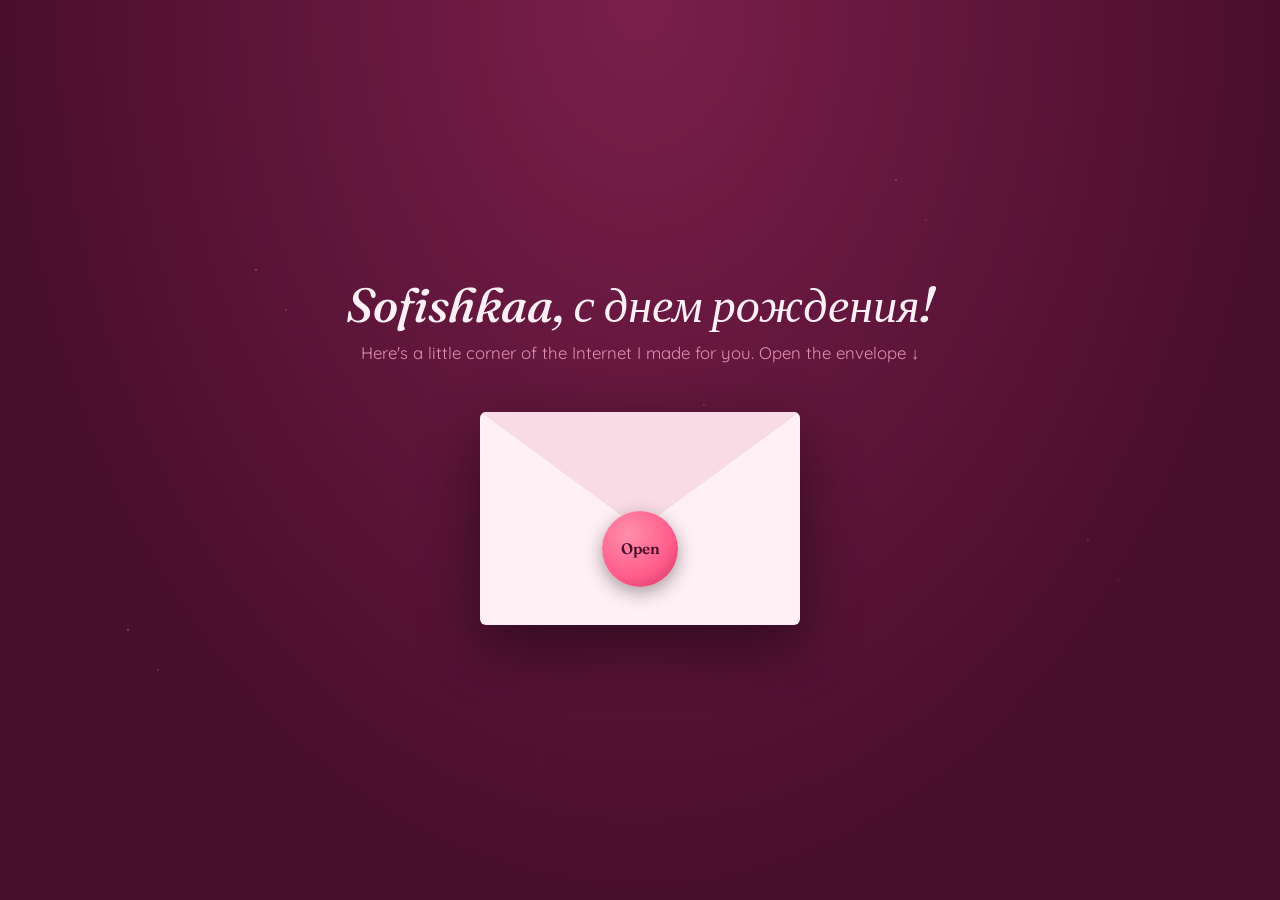
<file: index.html>
<!DOCTYPE html>
<html lang="en">
<head>
<meta charset="UTF-8">
<meta name="viewport" content="width=device-width, initial-scale=1.0">
<title>Happy Birthday</title>
<link rel="stylesheet" href="style.css">
</head>
<body>

<div class="sky">
  <!-- EDIT HERE: change the name and message -->
  <h1 class="headline">Sofishkaa, с днем ​​рождения!</h1>
  <p class="subline">Here's a little corner of the Internet I made for you. Open the envelope &darr;</p>

  <div class="envelope">
    <div class="envelope-body"></div>
    <div class="envelope-flap"></div>
    <!-- EDIT HERE: this button's text can say whatever you like -->
    <a href="open-now.html" class="wax-seal">Open</a>
  </div>
</div>

</body>
</html>
</file>
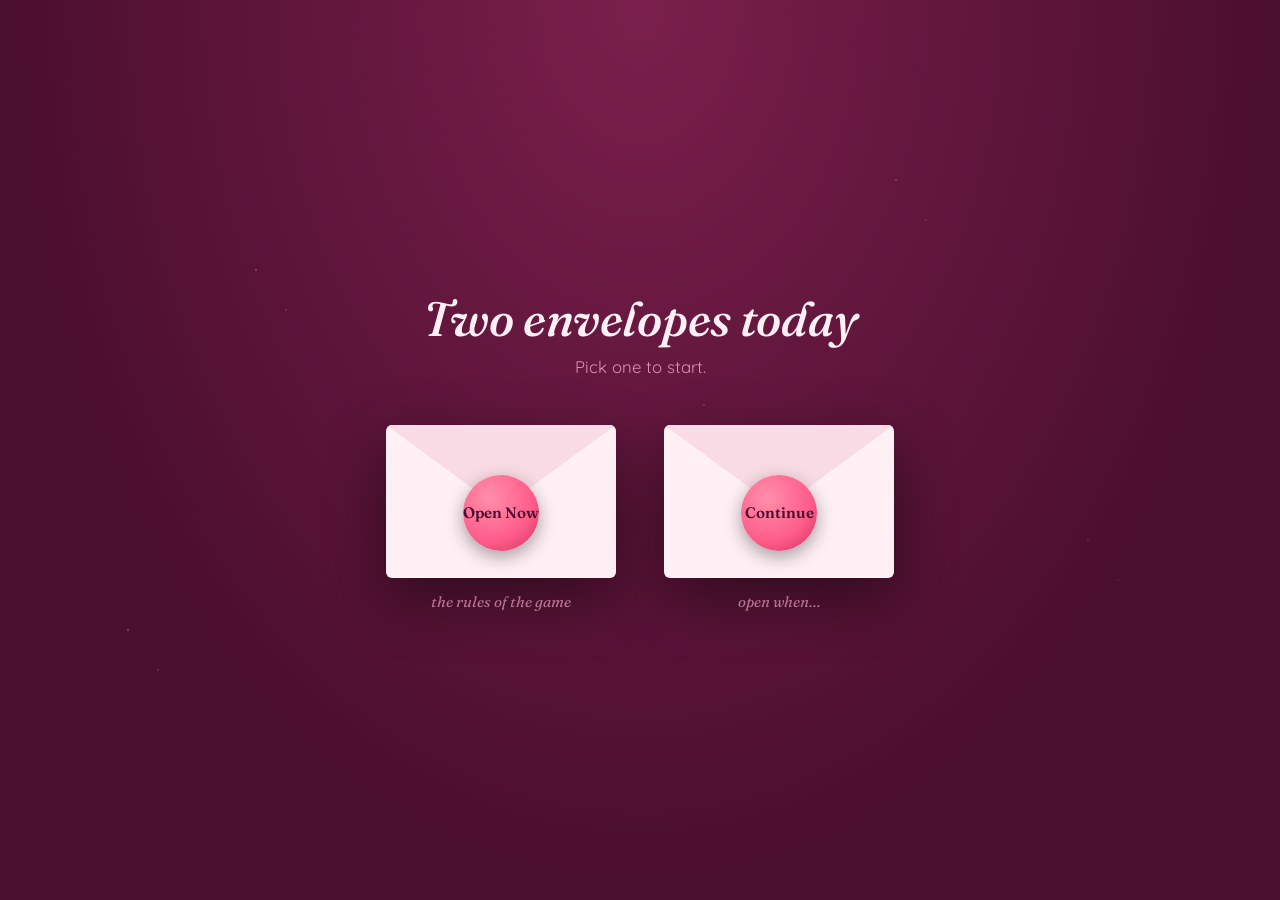
<file: open-now.html>
<!DOCTYPE html>
<html lang="en">
<head>
<meta charset="UTF-8">
<meta name="viewport" content="width=device-width, initial-scale=1.0">
<title>Open Now</title>
<link rel="stylesheet" href="style.css">
</head>
<body>

<div class="sky">
  <h1 class="headline">Two envelopes today</h1>
  <p class="subline">Pick one to start.</p>

  <div class="envelope-row">

    <div class="envelope-choice">
      <div class="envelope">
        <div class="envelope-body"></div>
        <div class="envelope-flap"></div>
        <!-- EDIT HERE: this leads to the rules page -->
        <a href="rules.html" class="wax-seal">Open Now</a>
      </div>
      <p class="envelope-caption">the rules of the game</p>
    </div>

    <div class="envelope-choice">
      <div class="envelope">
        <div class="envelope-body"></div>
        <div class="envelope-flap"></div>
        <!-- EDIT HERE: this leads to your "open when..." page —
             change the button text to whatever you like -->
        <a href="open-when.html" class="wax-seal">Continue</a>
      </div>
      <p class="envelope-caption">open when...</p>
    </div>

  </div>
</div>

</body>
</html>
</file>
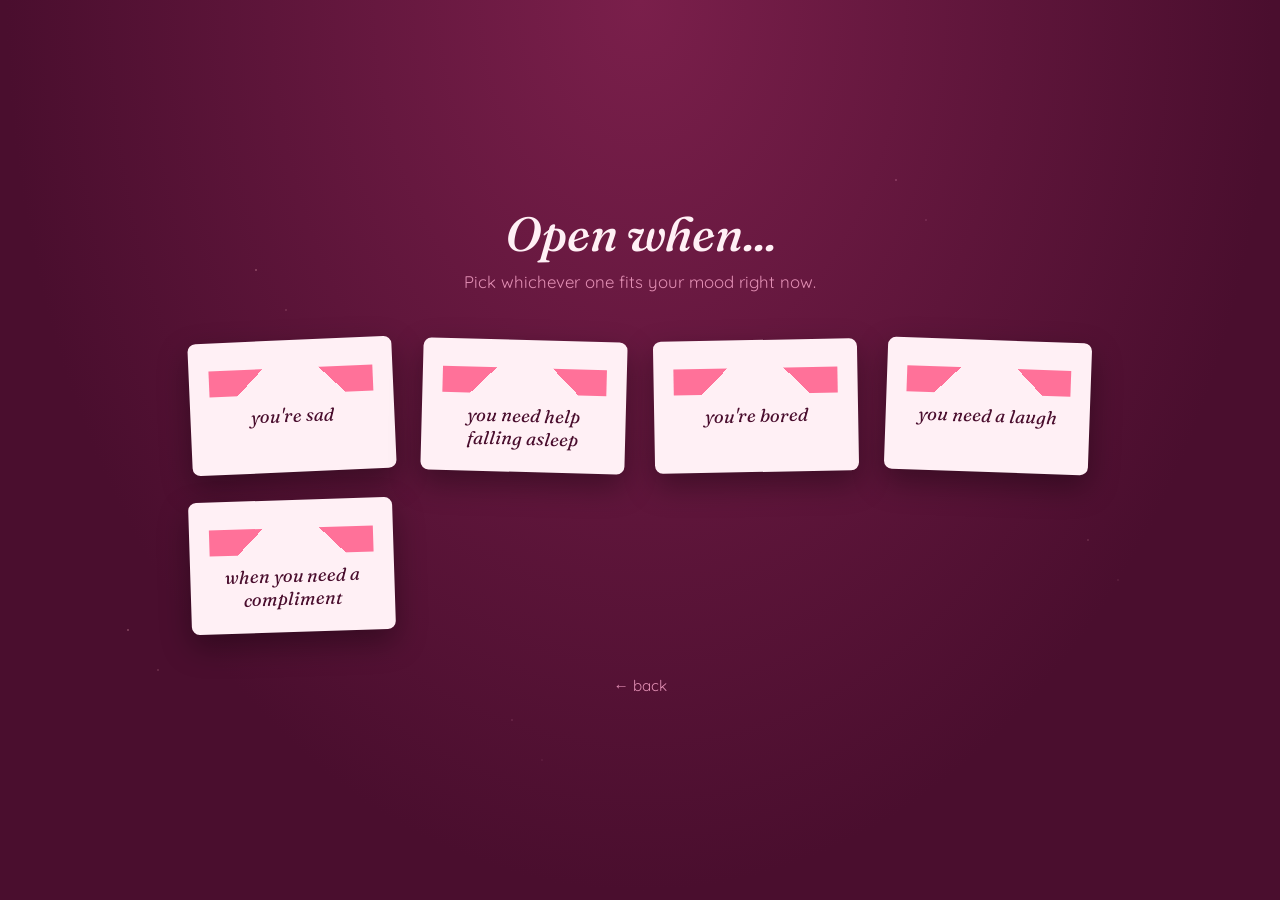
<file: open-when.html>
<!DOCTYPE html>
<html lang="en">
<head>
<meta charset="UTF-8">
<meta name="viewport" content="width=device-width, initial-scale=1.0">
<title>Open When...</title>
<link rel="stylesheet" href="style.css">
</head>
<body>

<div class="sky">
  <h1 class="headline">Open when...</h1>
  <p class="subline">Pick whichever one fits your mood right now.</p>

  <!--
    EDIT HERE:
    - Each <a> below is one category card.
    - Change the text between the <a> tags to change the label.
    - Change href="sad.html" to point to a different page.
    - To ADD a category: copy an <a>...</a> block, paste it, then
      duplicate one of the page-3 files (like sad.html) and rename
      it to match your new href.
    - To REMOVE a category: just delete its <a>...</a> block.
  -->
  <div class="card-grid">
    <a href="you're sad.html" class="card">you're sad</a>
    <a href="you need help falling asleep.html" class="card">you need help falling asleep</a>
    <a href="you are bored.html" class="card">you're bored</a>
    <a href="you need a laugh.html" class="card">you need a laugh</a>
    <a href="you need a compliment.html" class="card">when you need a compliment</a>
  </div>

  <a href="open-now.html" class="back-link">&larr; back</a>
</div>

</body>
</html>
</file>
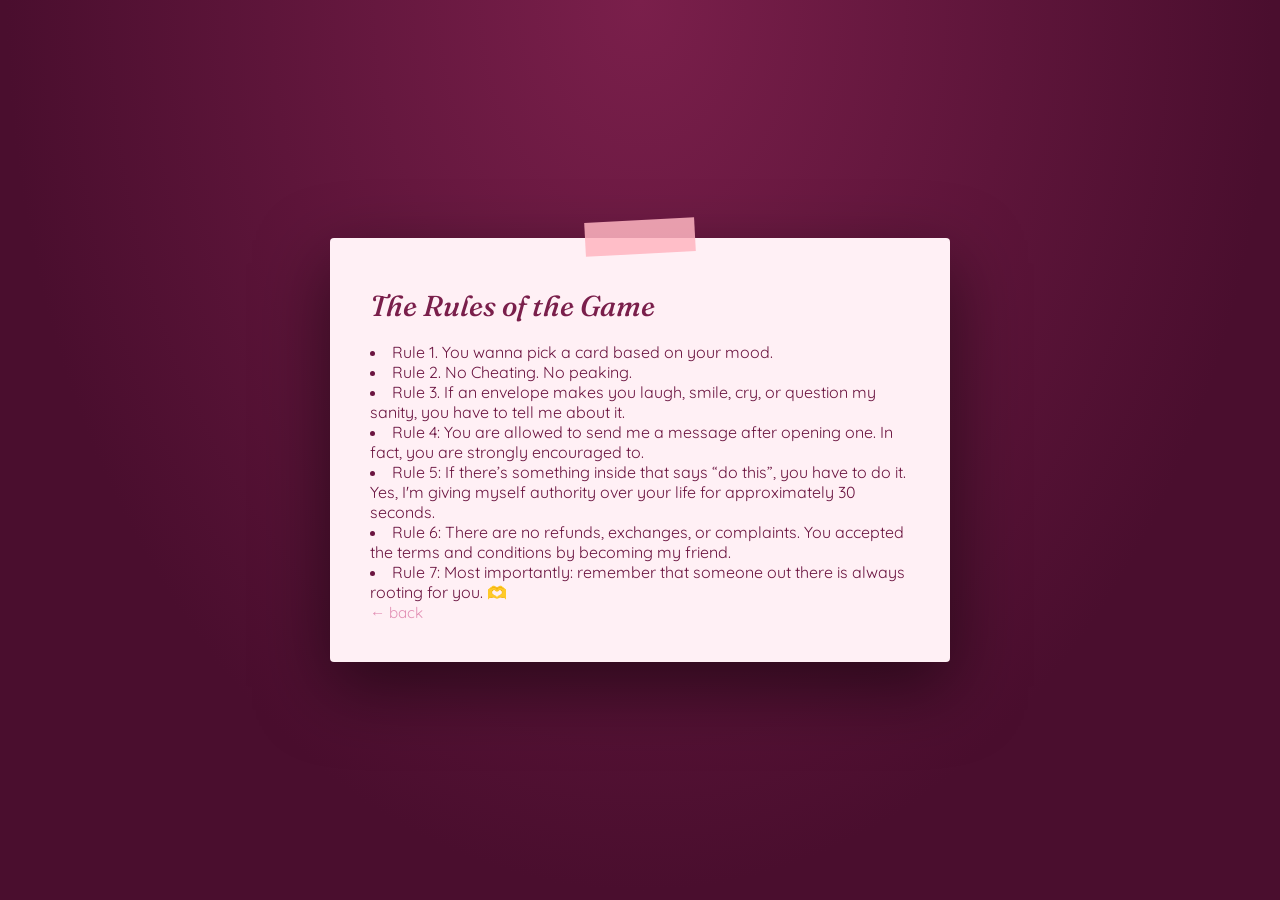
<file: rules.html>
<!DOCTYPE html>
<html lang="en">
<head>
<meta charset="UTF-8">
<meta name="viewport" content="width=device-width, initial-scale=1.0">
<title>The Rules</title>
<link rel="stylesheet" href="style.css">
</head>
<body>

<div class="letter-wrap">
  <div class="letter">

    <!-- EDIT HERE: the title of this page -->
    <h1>The Rules of the Game</h1>

    <!-- EDIT HERE: write your actual rules. You can use several
         <p>...</p> paragraphs, just like this one. -->


<li>
Rule 1. You wanna pick a card based on your mood.
</li>
<li>
Rule 2. No Cheating. No peaking.
</li>
<li>
Rule 3. If an envelope makes you laugh, smile, cry, or question my sanity, you have to tell me about it.
</li>
<li>
Rule 4: You are allowed to send me a message after opening one.
 In fact, you are strongly encouraged to.
</li>
<li>
Rule 5: If there’s something inside that says “do this”, you have to do it.
 Yes, I'm giving myself authority over your life for approximately 30 seconds.
</li>
<li>
Rule 6: There are no refunds, exchanges, or complaints.
You accepted the terms and conditions by becoming my friend.
</li>
<li>
Rule 7: Most importantly: remember that someone out there is always rooting for you. 🫶
</li> 


    <a href="open-now.html" class="back-link">&larr; back</a>
  </div>
</div>

</body>
</html>
</file>
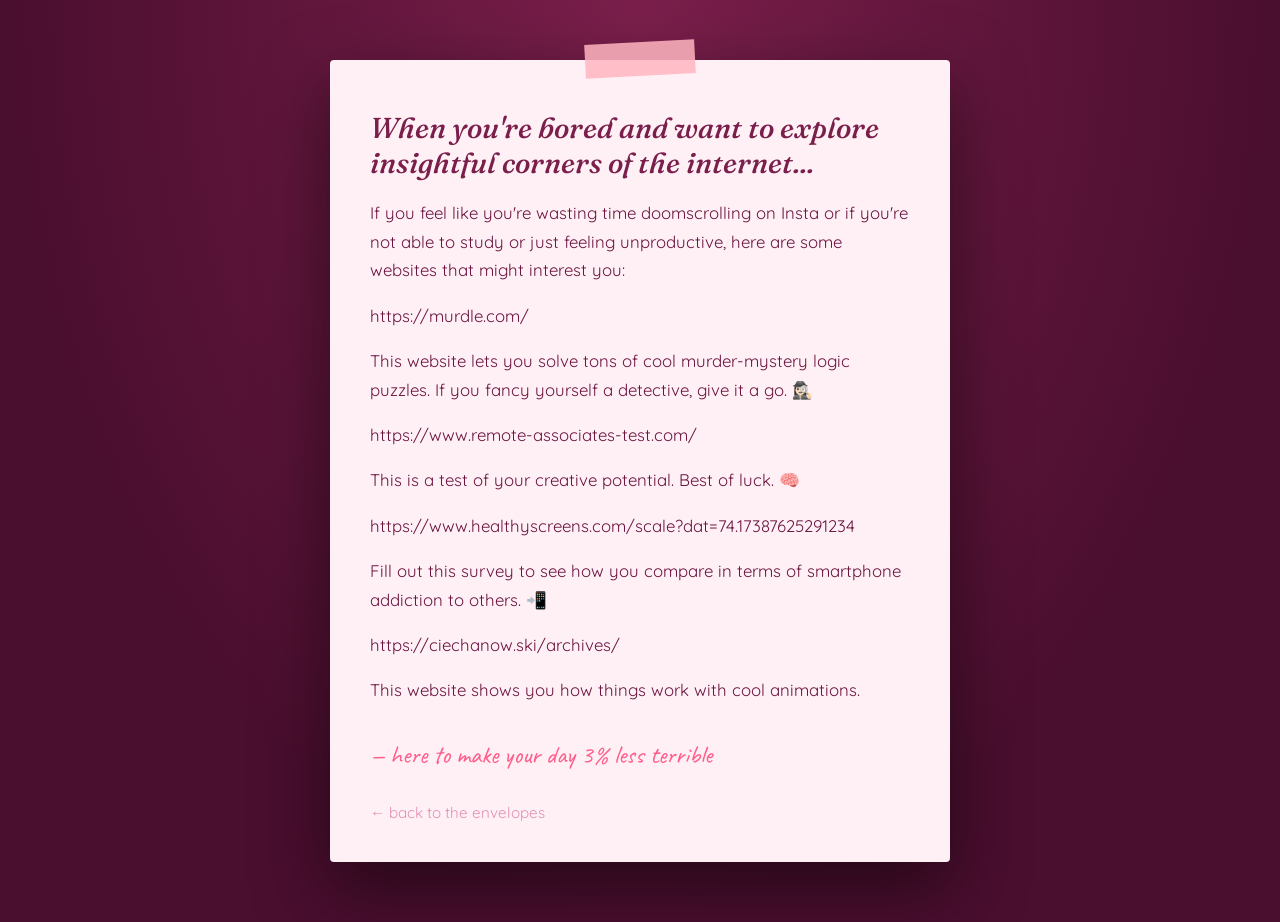
<file: you are bored.html>
<!DOCTYPE html>
<html lang="en">
<head>
<meta charset="UTF-8">
<meta name="viewport" content="width=device-width, initial-scale=1.0">
<title>Open when you're bored</title>
<link rel="stylesheet" href="style.css">
</head>
<body>

<div class="letter-wrap">
  <div class="letter">

    <!-- EDIT HERE: the title of this letter -->
    <h1>When you're bored and want to explore insightful corners of the internet...</h1>

    <!-- EDIT HERE: write your actual message. You can use several
         <p>...</p> paragraphs, just like this one. -->
    <p>
If you feel like you're wasting time doomscrolling on Insta or if you're not able to study or just feeling unproductive, here are some websites that might interest you: 
</p> 
<p>
https://murdle.com/
</p>
<p>
This website lets you solve tons of cool  murder-mystery logic puzzles. If you fancy yourself a detective, give it a go. 🕵🏻‍♀️
</p>
<p>
https://www.remote-associates-test.com/
</p>
<p>
This is a test of your creative potential. Best of luck. 🧠
</p>
<p>
https://www.healthyscreens.com/scale?dat=74.17387625291234
<p>
Fill out this survey to see how you compare in terms of smartphone addiction to others. 📲
</p>
<p>
https://ciechanow.ski/archives/
</p>
<p>
This website shows you how things work with cool animations.
    </p>

    <!-- EDIT HERE: sign off however you like -->
    <p class="signoff">— here to make your day 3% less terrible</p>

    <a href="open-when.html" class="back-link">&larr; back to the envelopes</a>
  </div>
</div>

</body>
</html>
</file>
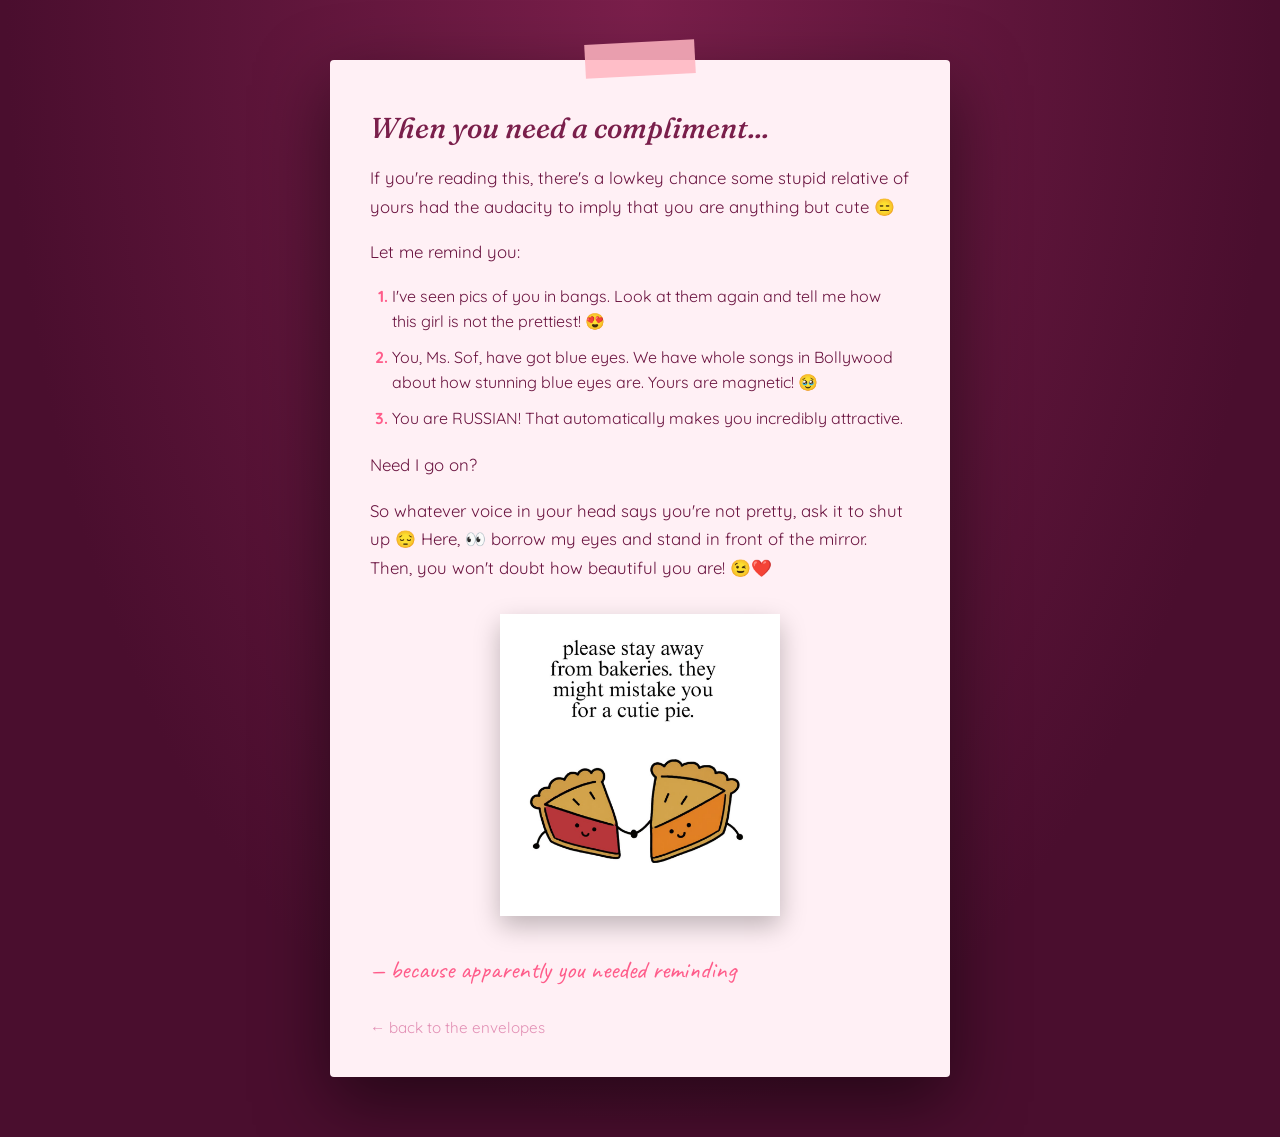
<file: you need a compliment.html>
<!DOCTYPE html>
<html lang="en">
<head>
<meta charset="UTF-8">
<meta name="viewport" content="width=device-width, initial-scale=1.0">
<title>Open when you need a compliment</title>
<link rel="stylesheet" href="style.css">
</head>
<body>

<div class="letter-wrap">
  <div class="letter">

    <h1>When you need a compliment...</h1>

    <p>
      If you're reading this, there's a lowkey chance some stupid relative
      of yours had the audacity to imply that you are anything but cute 😑
    </p>
    <p>Let me remind you:</p>
    <ol class="letter-list">
      <li>I've seen pics of you in bangs. Look at them again and tell me how this girl is not the prettiest! 😍</li>
      <li>You, Ms. Sof, have got blue eyes. We have whole songs in Bollywood about how stunning blue eyes are. Yours are magnetic! 🥹</li>
      <li>You are RUSSIAN! That automatically makes you incredibly attractive.</li>
    </ol>
    <p>Need I go on?</p>
    <p>
      So whatever voice in your head says you're not pretty, ask it to shut up 😔
      Here, 👀 borrow my eyes and stand in front of the mirror. Then, you won't
      doubt how beautiful you are! 😉❤️
    </p>

    <!--
      EDIT HERE: your one photo.
      1. Put the image file inside the "images" folder.
      2. Change "images/complement-1.png" below to match the file name.
      3. If you don't want a photo on this page, delete the whole
         <div class="single-photo-wrap">...</div> block below.
    -->
    <div class="single-photo-wrap">
      <div class="single-photo">
        <img src="images/complement-1.png" alt="a photo of us">
      </div>
    </div>

    <!-- EDIT HERE: sign off however you like -->
    <p class="signoff">— because apparently you needed reminding</p>

    <a href="open-when.html" class="back-link">&larr; back to the envelopes</a>
  </div>
</div>

</body>
</html>
</file>
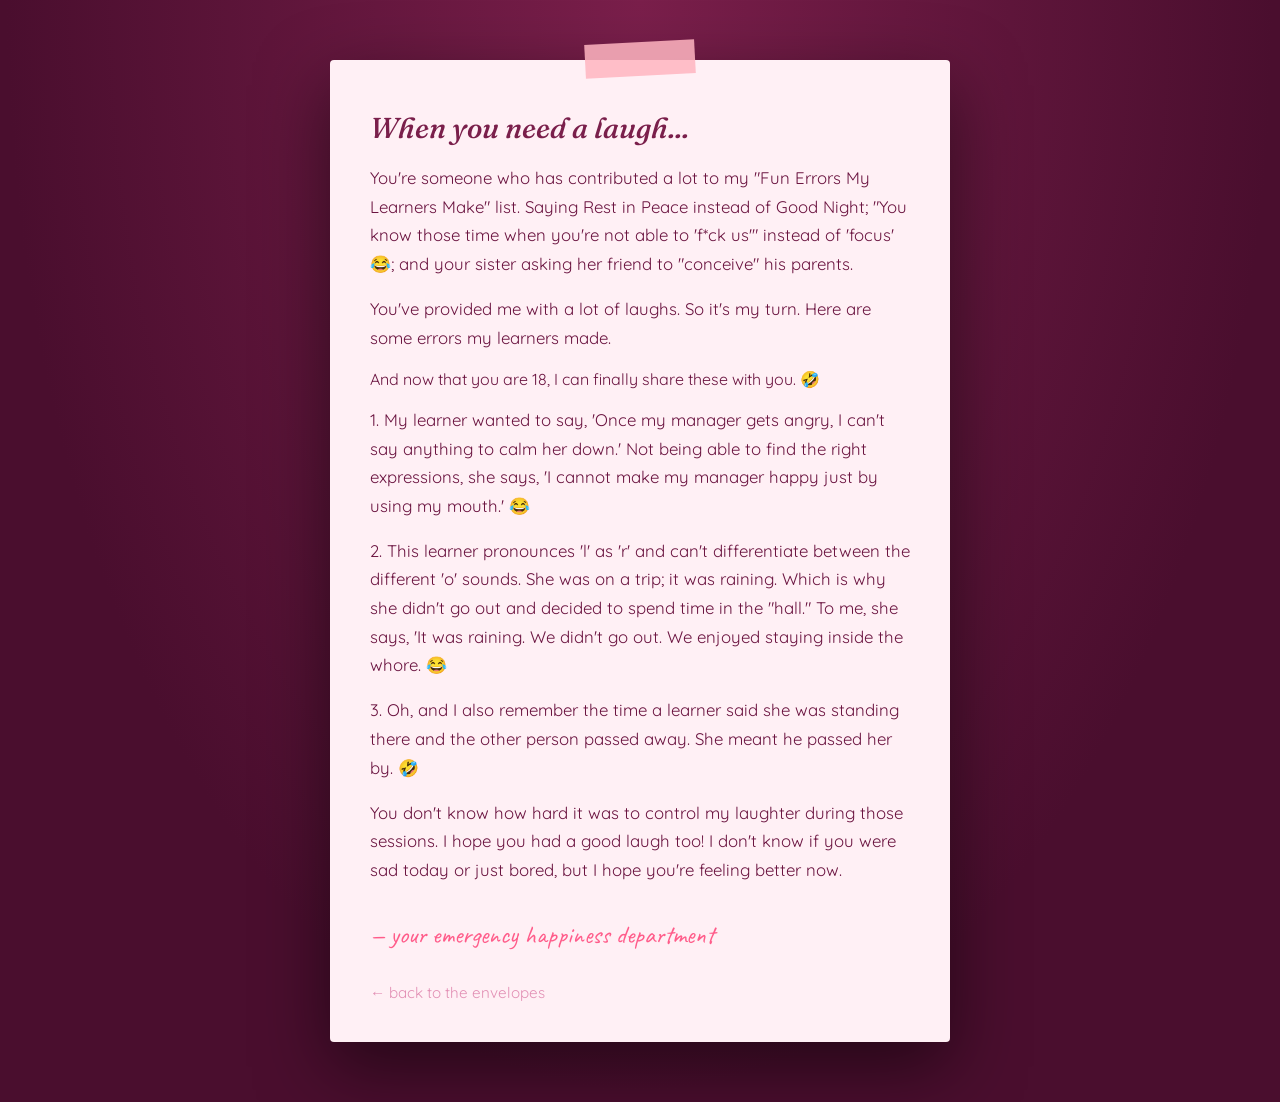
<file: you need a laugh.html>
<!DOCTYPE html>
<html lang="en">
<head>
<meta charset="UTF-8">
<meta name="viewport" content="width=device-width, initial-scale=1.0">
<title>Open when you need a laugh</title>
<link rel="stylesheet" href="style.css">
</head>
<body>

<div class="letter-wrap">
  <div class="letter">

    <!-- EDIT HERE: the title of this letter -->
    <h1>When you need a laugh...</h1>

    <!-- EDIT HERE: write your actual message. You can use several
         <p>...</p> paragraphs, just like this one. -->
    <p>
     You're someone who has contributed a lot to my "Fun Errors My Learners Make" list. Saying Rest in Peace instead of Good Night; "You know those time when you're not able to 'f*ck us'" instead of 'focus' 😂; and your sister asking her friend to "conceive" his parents. 
</p>
<p>
You've provided me with a lot of laughs. So it's my turn. Here are some errors my learners made.
</p>
And now that you are 18, I can finally share these with you. 🤣
    </p>
    <p>
      1. My learner wanted to say, 'Once my manager gets angry, I can't say anything to calm her down.' Not being able to find the right expressions, she says, 'I cannot make my manager happy just by using my mouth.' 😂
    </p>
    <p>
    2. This learner pronounces 'l' as 'r' and can't differentiate between the different 'o' sounds. She was on a trip; it was raining. Which is why she didn't go out and decided to spend time in the "hall." To me, she says, 'It was raining. We didn't go out. We enjoyed staying inside the whore. 😂 
    </p>
    <p>
3. Oh, and I also remember the time a learner said she was standing there and the other person passed away. She meant he passed her by. 🤣
    </p>
<p>
You don't know how hard it was to control my laughter during those sessions. I hope you had a good laugh too! 
I don't know if you were sad today or just bored, but I hope you're feeling better now.  
</p>   
    <!-- EDIT HERE: sign off however you like -->
    <p class="signoff">— your emergency happiness department</p>

    <a href="open-when.html" class="back-link">&larr; back to the envelopes</a>
  </div>
</div>

</body>
</html>
</file>
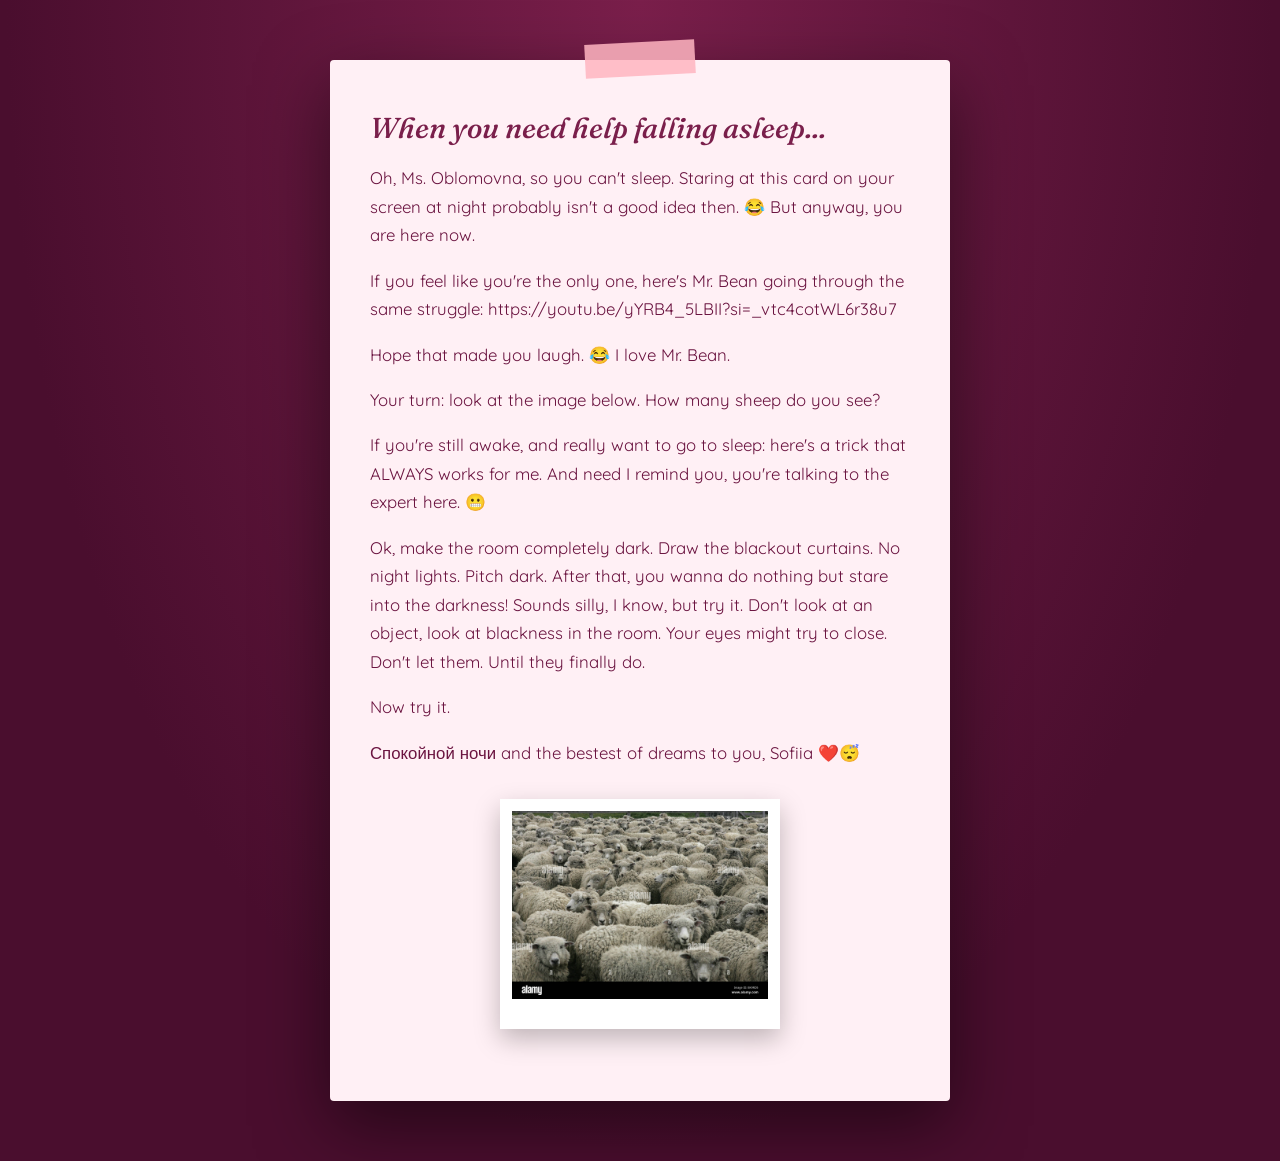
<file: you need help falling asleep.html>
<!DOCTYPE html>
<html lang="en">
<head>
<meta charset="UTF-8">
<meta name="viewport" content="width=device-width, initial-scale=1.0">
<title>Open when you need help falling asleep</title>
<link rel="stylesheet" href="style.css">
</head>
<body>

<div class="letter-wrap">
  <div class="letter">

    <!-- EDIT HERE: the title of this letter -->
    <h1>When you need help falling asleep...</h1>

    <!-- EDIT HERE: write your actual message. You can use several
         <p>...</p> paragraphs, just like this one. -->
    <p>
      Oh, Ms. Oblomovna, so you can't sleep. Staring at this card on your screen at night probably isn't a good idea then. 😂 But anyway, you are here now. 
</p>
<p>
If you feel like you're the only one, here's Mr. Bean going through the same struggle: 
https://youtu.be/yYRB4_5LBII?si=_vtc4cotWL6r38u7

<p>
Hope that made you laugh. 😂 I love Mr. Bean. 
</p>

<p>
Your turn: look at the image below. How many sheep do you see? 
</p>

<p>
If you're still awake, and really want to go to sleep: here's a trick that ALWAYS works for me. And need I remind you, you're talking to the expert here. 😬

<p>
Ok, make the room completely dark. Draw the blackout curtains. No night lights. Pitch dark. 
After that, you wanna do nothing but stare into the darkness! Sounds silly, I know, but try it. Don't look at an object, look at blackness in the room. Your eyes might try to close. Don't let them. Until they finally do.
</p>
<p> 
Now try  it.
</p>  
<p>
Спокойной ночи and the bestest of dreams to you, Sofiia ❤️😴
</p>

    <!--
  EDIT HERE: your one photo.
  1. Put the image file inside the "images" folder.
  2. Change "images/sleep.png" below to match the file name.
  3. If you don't want a photo on this page, delete the whole
     <div class="single-photo-wrap">...</div> block below.
-->
<div class="single-photo-wrap">
  <div class="single-photo">
    <img src="images/Sleep.png" alt="a photo of us">
  </div>
</div>

</body>
</html>
</file>
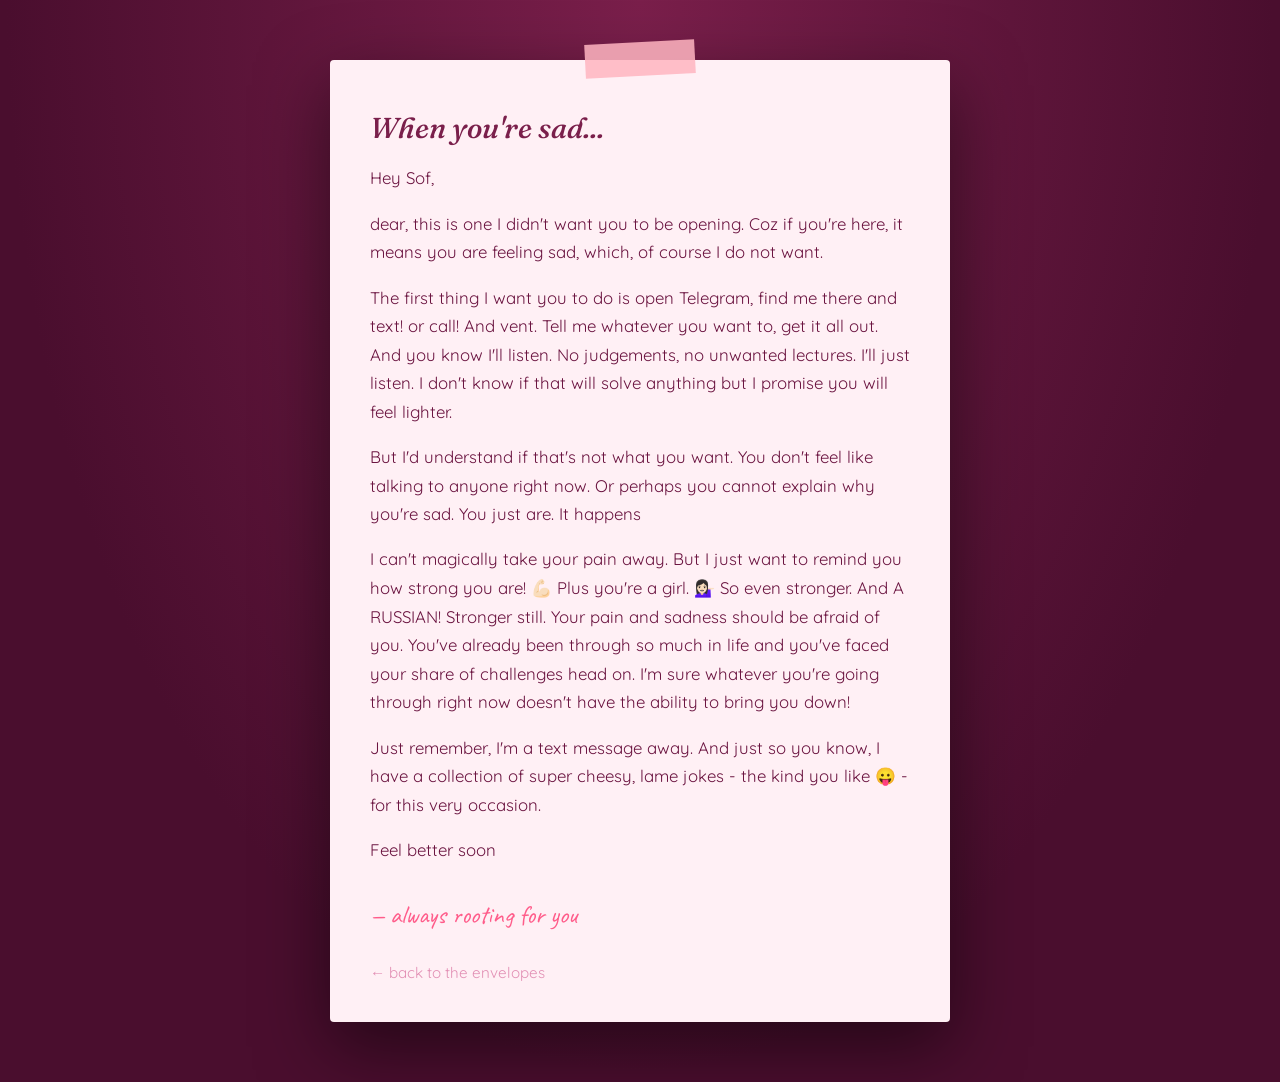
<file: you're sad.html>
<!DOCTYPE html>
<html lang="en">
<head>
<meta charset="UTF-8">
<meta name="viewport" content="width=device-width, initial-scale=1.0">
<title>Open when you're sad</title>
<link rel="stylesheet" href="style.css">
</head>
<body>

<div class="letter-wrap">
  <div class="letter">

    <!-- EDIT HERE: the title of this letter -->
    <h1>When you're sad...</h1>

    <!-- EDIT HERE: write your actual message. You can use several
         <p>...</p> paragraphs, just like this one. -->
    <p>
      
Hey Sof,
</p>
<p>
dear, this is one I didn't want you to be opening. Coz if you're here, it means you are feeling sad, which, of course I do not want. 
</p>
<p>
The first thing I want you to do is open Telegram, find me there and text! or call! And vent. Tell me whatever you want to, get it all out. And you know I'll listen. No judgements, no unwanted lectures. I'll just listen. I don't know if that will solve anything but I promise you will feel lighter. 
</p>
<p>
But I'd understand if that's not what you want. You don't feel like talking to anyone right now. Or perhaps you cannot explain why you're sad. You just are. It happens
</p>
<p>
I can't magically take your pain away. But I just want to remind you how strong you are! 💪🏻 Plus you're a girl. 💁🏻‍♀️ So even stronger. And A RUSSIAN! Stronger still. Your pain and sadness should be afraid of you. You've already been through so much in life and you've faced your share of challenges head on. I'm sure whatever you're going through right now doesn't have the ability to bring you down! 
</p>
<p>
Just remember, I'm a text message away. And just so you know, I have a collection of super cheesy, lame jokes - the kind you like  😛 - for this very occasion. 
</p>
<p>
Feel better soon 

    </p>
    

    <!-- EDIT HERE: sign off however you like -->
    <p class="signoff">— always rooting for you</p>

    <a href="open-when.html" class="back-link">&larr; back to the envelopes</a>
  </div>
</div>

</body>
</html>
</file>
<file: style.css>
/* =========================================================
   BIRTHDAY SITE — SHARED STYLES
   This one file controls the look of every page.
   ========================================================= */

@import url('https://fonts.googleapis.com/css2?family=Fraunces:ital,opsz,wght@0,9..144,400;0,9..144,600;1,9..144,500&family=Quicksand:wght@400;500;600;700&family=Caveat:wght@600&display=swap');

:root {
  /* ---- COLOR PALETTE — deep magenta-plum / raspberry pink ---- */
  --night-deep:  #4a0e2e;   /* darkest background — deep magenta-plum */
  --night:       #7a1f4b;   /* main background — vivid raspberry */
  --paper:       #fff0f5;   /* letter paper — pale pink blush */
  --blush:       #ff5c8a;   /* wax seal + main accent — hot pink */
  --gold:        #ffb6c1;   /* stars, washi tape — light pink */
  --lavender:    #e28fb4;   /* secondary text on dark — orchid pink */

  --font-display: 'Fraunces', serif;
  --font-body: 'Quicksand', sans-serif;
  --font-note: 'Caveat', cursive;
}

* { box-sizing: border-box; }

html, body {
  margin: 0;
  padding: 0;
  min-height: 100%;
  font-family: var(--font-body);
  color: var(--paper);
}

/* ---- NIGHT SKY BACKGROUND (pages 1 & 2) ---- */
.sky {
  min-height: 100vh;
  width: 100%;
  background: radial-gradient(ellipse at top, var(--night) 0%, var(--night-deep) 70%);
  position: relative;
  overflow: hidden;
  display: flex;
  flex-direction: column;
  align-items: center;
  justify-content: center;
  padding: 40px 20px;
}

/* small scattered stars, purely decorative */
.sky::before,
.sky::after {
  content: "";
  position: absolute;
  inset: 0;
  background-image:
    radial-gradient(2px 2px at 20% 30%, var(--gold) 0%, transparent 60%),
    radial-gradient(2px 2px at 70% 20%, var(--lavender) 0%, transparent 60%),
    radial-gradient(1.5px 1.5px at 85% 60%, var(--gold) 0%, transparent 60%),
    radial-gradient(1.5px 1.5px at 40% 80%, var(--lavender) 0%, transparent 60%),
    radial-gradient(2px 2px at 10% 70%, var(--gold) 0%, transparent 60%),
    radial-gradient(1.5px 1.5px at 55% 45%, var(--paper) 0%, transparent 60%);
  opacity: 0.6;
  pointer-events: none;
}
.sky::after { transform: translate(30px, 40px); opacity: 0.35; }

/* ---- HEADLINE TEXT ---- */
.headline {
  font-family: var(--font-display);
  font-style: italic;
  font-weight: 500;
  font-size: clamp(1.8rem, 5vw, 3rem);
  text-align: center;
  color: var(--paper);
  margin: 0 0 8px;
  z-index: 1;
}
.subline {
  font-family: var(--font-body);
  color: var(--lavender);
  text-align: center;
  margin: 0 0 48px;
  font-size: 1.05rem;
  z-index: 1;
}

/* =========================================================
   PAGE 1 — ENVELOPE + WAX SEAL
   ========================================================= */
.envelope {
  position: relative;
  width: min(320px, 80vw);
  aspect-ratio: 3 / 2;
  z-index: 1;
}
.envelope-body {
  position: absolute;
  inset: 0;
  background: var(--paper);
  border-radius: 6px;
  box-shadow: 0 20px 60px rgba(0,0,0,0.45);
}
.envelope-flap {
  position: absolute;
  top: 0; left: 0; right: 0;
  height: 55%;
  background: #f8dbe4;
  clip-path: polygon(0 0, 100% 0, 50% 100%);
  border-radius: 6px 6px 0 0;
  transform-origin: top center;
  transition: transform 0.4s ease;
}
.envelope:hover .envelope-flap { transform: scaleY(0.96) translateY(-2px); }

.wax-seal {
  position: absolute;
  bottom: 18%;
  left: 50%;
  transform: translate(-50%, 0);
  width: 76px;
  height: 76px;
  border-radius: 50%;
  background: radial-gradient(circle at 35% 30%, #ff8fab, var(--blush) 60%, #c9315c 100%);
  color: var(--night-deep);
  display: flex;
  align-items: center;
  justify-content: center;
  font-family: var(--font-display);
  font-weight: 600;
  font-size: 0.95rem;
  text-decoration: none;
  box-shadow: 0 6px 18px rgba(0,0,0,0.35);
  transition: transform 0.2s ease, box-shadow 0.2s ease;
  z-index: 2;
}
.wax-seal:hover {
  transform: translate(-50%, -3px) scale(1.05);
  box-shadow: 0 10px 24px rgba(0,0,0,0.45);
}

/* ---- TWO-ENVELOPE CHOICE ROW (page: open-now.html) ---- */
.envelope-row {
  display: flex;
  flex-wrap: wrap;
  gap: 48px;
  justify-content: center;
  z-index: 1;
}
.envelope-choice {
  display: flex;
  flex-direction: column;
  align-items: center;
  gap: 14px;
}
.envelope-choice .envelope {
  width: min(230px, 65vw);
}
.envelope-caption {
  font-family: var(--font-display);
  font-style: italic;
  color: var(--lavender);
  font-size: 0.95rem;
  margin: 0;
  text-align: center;
}

/* =========================================================
   PAGE 2 — CATEGORY GRID OF LITTLE ENVELOPES
   ========================================================= */
.card-grid {
  display: grid;
  grid-template-columns: repeat(auto-fit, minmax(200px, 1fr));
  gap: 28px;
  width: min(900px, 92vw);
  z-index: 1;
}

.card {
  position: relative;
  text-decoration: none;
  background: var(--paper);
  color: var(--night-deep);
  border-radius: 8px;
  padding: 28px 20px 22px;
  text-align: center;
  font-family: var(--font-display);
  font-style: italic;
  font-size: 1.15rem;
  box-shadow: 0 12px 30px rgba(0,0,0,0.35);
  transition: transform 0.25s ease, box-shadow 0.25s ease;
}
/* gentle scattered tilt, alternating — feels like tossed letters */
.card:nth-child(5n+1) { transform: rotate(-2.5deg); }
.card:nth-child(5n+2) { transform: rotate(1.5deg); }
.card:nth-child(5n+3) { transform: rotate(-1deg); }
.card:nth-child(5n+4) { transform: rotate(2deg); }
.card:nth-child(5n+5) { transform: rotate(-1.8deg); }

.card:hover {
  transform: translateY(-6px) rotate(0deg) scale(1.03);
  box-shadow: 0 18px 40px rgba(0,0,0,0.45);
}
.card::before {
  content: "";
  display: block;
  width: 100%;
  height: 26px;
  margin-bottom: 10px;
  background: linear-gradient(135deg, var(--blush) 50%, transparent 50%),
              linear-gradient(-135deg, var(--blush) 50%, transparent 50%);
  background-position: left, right;
  background-size: 50% 100%;
  background-repeat: no-repeat;
  opacity: 0.85;
}

.back-link {
  margin-top: 44px;
  color: var(--lavender);
  font-family: var(--font-body);
  text-decoration: none;
  font-size: 0.95rem;
  z-index: 1;
  border-bottom: 1px solid transparent;
  transition: border-color 0.2s ease;
}
.back-link:hover { border-color: var(--lavender); }

/* =========================================================
   PAGE 3 — THE LETTER / MESSAGE PAGE
   ========================================================= */
.letter-wrap {
  min-height: 100vh;
  width: 100%;
  background: radial-gradient(ellipse at top, var(--night) 0%, var(--night-deep) 70%);
  display: flex;
  align-items: center;
  justify-content: center;
  padding: 60px 20px;
}

.letter {
  position: relative;
  background: var(--paper);
  color: #6b1440;
  max-width: 620px;
  width: 100%;
  padding: 50px 40px 40px;
  border-radius: 4px;
  box-shadow: 0 25px 70px rgba(0,0,0,0.5);
}

/* little "washi tape" strip at the top, like a pinned note */
.letter::before {
  content: "";
  position: absolute;
  top: -18px;
  left: 50%;
  transform: translateX(-50%) rotate(-3deg);
  width: 110px;
  height: 34px;
  background: var(--gold);
  opacity: 0.85;
}

.letter h1 {
  font-family: var(--font-display);
  font-style: italic;
  font-weight: 500;
  color: var(--night);
  font-size: 1.8rem;
  margin-top: 0;
}

.letter p {
  font-size: 1.05rem;
  line-height: 1.7;
}

.letter .signoff {
  font-family: var(--font-note);
  font-size: 1.6rem;
  color: var(--blush);
  margin-top: 28px;
}

/* numbered or bulleted lists inside a letter, e.g. <ol class="letter-list"> */
.letter .letter-list {
  margin: 0 0 20px;
  padding-left: 1.4em;
}
.letter .letter-list li {
  margin-bottom: 10px;
  line-height: 1.6;
}
.letter .letter-list li::marker {
  font-weight: 700;
  color: var(--blush);
}

/* ---- ONE PHOTO ----
   A single framed photo, centered. Full image always shows —
   no cropping, whatever the photo's shape. */
.single-photo-wrap {
  display: flex;
  justify-content: center;
  margin: 32px 0;
}
.single-photo {
  background: #fff;
  padding: 12px 12px 30px;
  box-shadow: 0 10px 24px rgba(0,0,0,0.25);
  max-width: 280px;
  width: 100%;
}
.single-photo img {
  width: 100%;
  height: auto;
  display: block;
}

.letter .back-link { color: var(--lavender); }
.letter .back-link:hover { border-color: var(--lavender); }

/* ---- respect reduced-motion preference ---- */
@media (prefers-reduced-motion: reduce) {
  .envelope-flap, .card, .wax-seal { transition: none; }
}

/* ---- small screens ---- */
@media (max-width: 480px) {
  .letter { padding: 40px 24px 32px; }
  .single-photo { max-width: 220px; }
}
</file>
